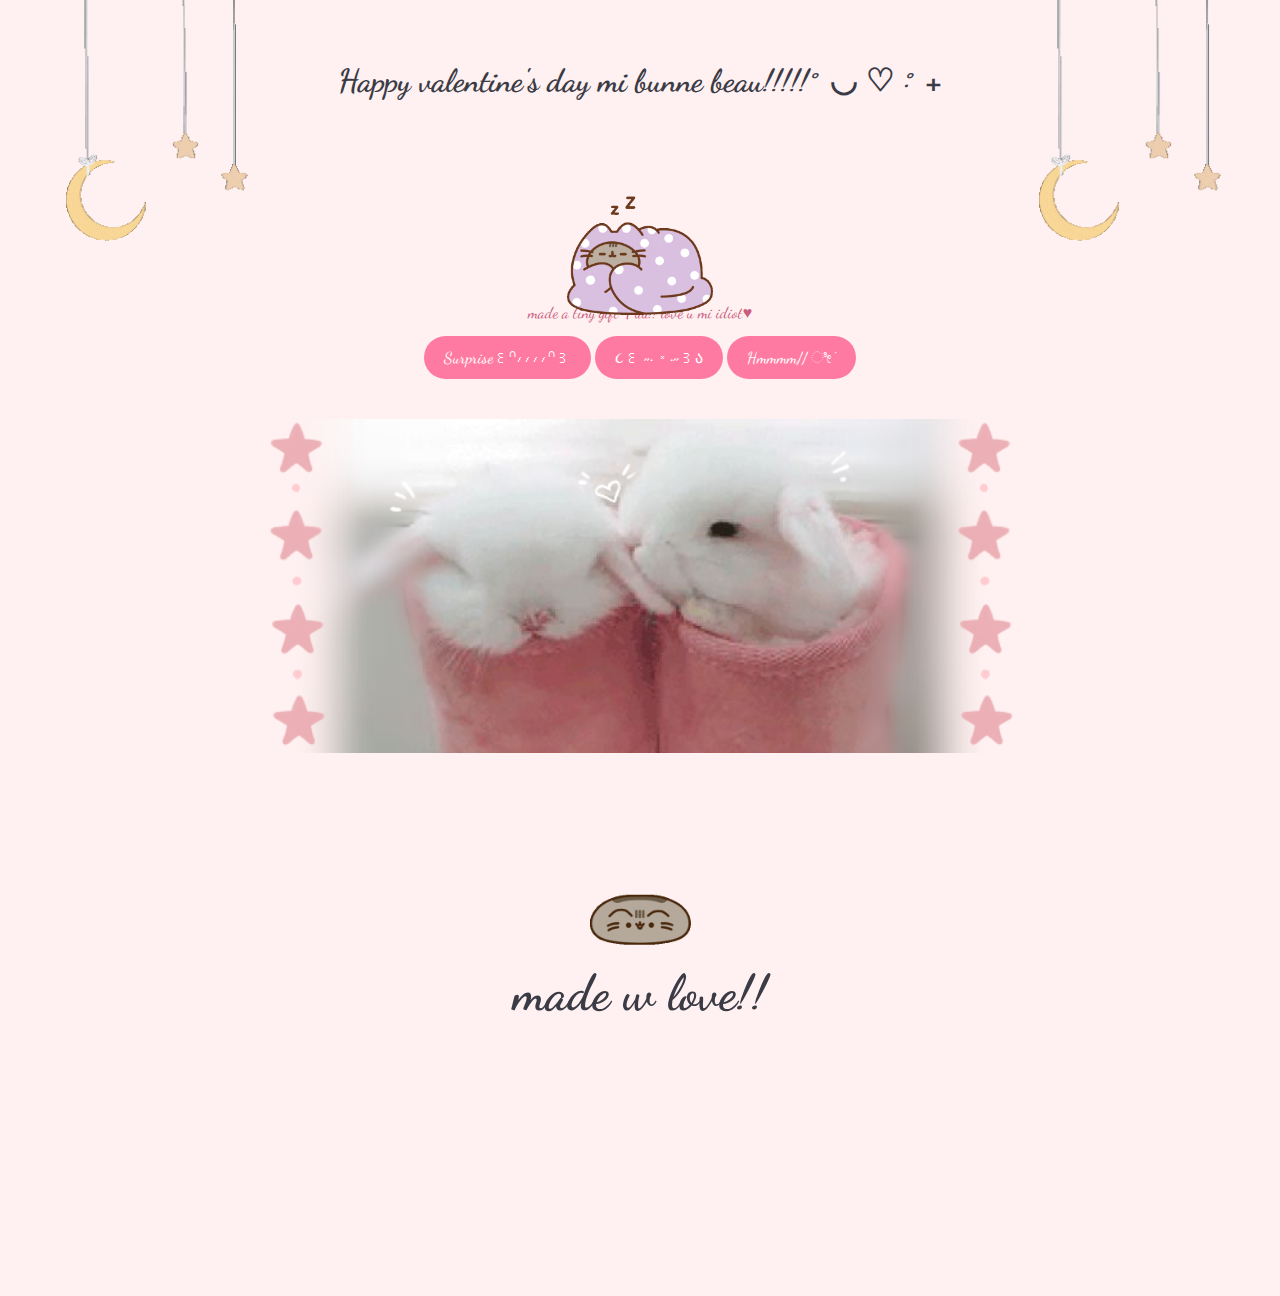
<file: index.html>
<html lang="en">
<head>
  <meta charset="utf-8" />
  <link rel="icon" type="image/png" sizes="16x16" href="images/iconn.png">
  <meta name="viewport" content="width=device-width,initial-scale=1" />
  <title>happy valentine's day babe!!</title>
  <link rel="stylesheet" href="styles.css" />
  <link href="https://fonts.googleapis.com/css2?family=Dancing+Script:wght@400;500;600;700&family=Great+Vibes&family=Parisienne&family=Sacramento&family=Clicker+Script&display=swap" rel="stylesheet">
</head>
<body>
  <main class="hero">
    <h1>Happy valentine's day mi bunne beau!!!!!˚ ◡‌ ♡‌ ·˚ ₊</h1>
    <p class="intro" style="color: #cc5b7d;">made a tiny gift 4 uu!! love u mi idiot♥</p>
    <a class="btn" href="letter.html">Surprise꒰ᣕ៸៸៸៸ᣕ꒱</a>
    <a class="btn" href="hehehe.html">૮꒰ ˶• ༝ •˶꒱ა</a>
    <a class="btn" href="reasons.html">Hmmmm// ೀ ֹ</a>
  </main>
  <img src="images/bunnes.png" alt="bunnes" width="900" height="auto">
  <img src="images/pusheen3.gif" alt="omg whatatat" width="200" height="auto">
  <main class="hero2">
    <h5>made w love!!</h5>
  <img src="images/stars.gif" alt="stars" width="1024" height="auto" class="floating-image3">
  <img src="images/pusheen2.gif" alt="omg whatatat" class="floating-image">
  <img src="images/stars.gif" alt="stars" width="1024" height="auto" class="floating-image4">
</body>
  <style>
    :root{
      --bg: #fbf8f6;
      --card: #fff;
      --text: #3b3b46; 
      --accent:#ff7aa2;
    }

html,body{
  height: 120%;
  width: 100%;
  margin: 0;
  padding: 0;
  background: #fff1f1;
  font-family: 'Dancing Script', cursive;
  color: var(--text);
  -webkit-font-smoothing:antialiased;
  -moz-osx-font-smoothing:grayscale;
}

.floating-image {
    width: 150px;
    height: auto;
    position: absolute; 
    top: 20%;
    left: 50%; 
    transform: translate(-50%, 0);
    animation: float 2s ease-in-out infinite; 
}
@keyframes float {
    0% {
        transform: translate(-50%, 0px) scale(1);
    }
    50% {
        transform: translate(-50%, -20px) scale(1.05); 
    }
    100% {
        transform: translate(-50%, 0px) scale(1);
    }
}

p {
    margin-top: 200px; 
    line-height: 1.6;
}
.floating-image3 {
    width: 300px;
    height: auto;
    position: fixed; 
    top: 0%;
    left: 0%; 
}
.floating-image4 {
    width: 300px;
    height: auto;
    position: fixed; 
    top: 0%;
    left: 76%; 
}
</style>
</html>
</file>
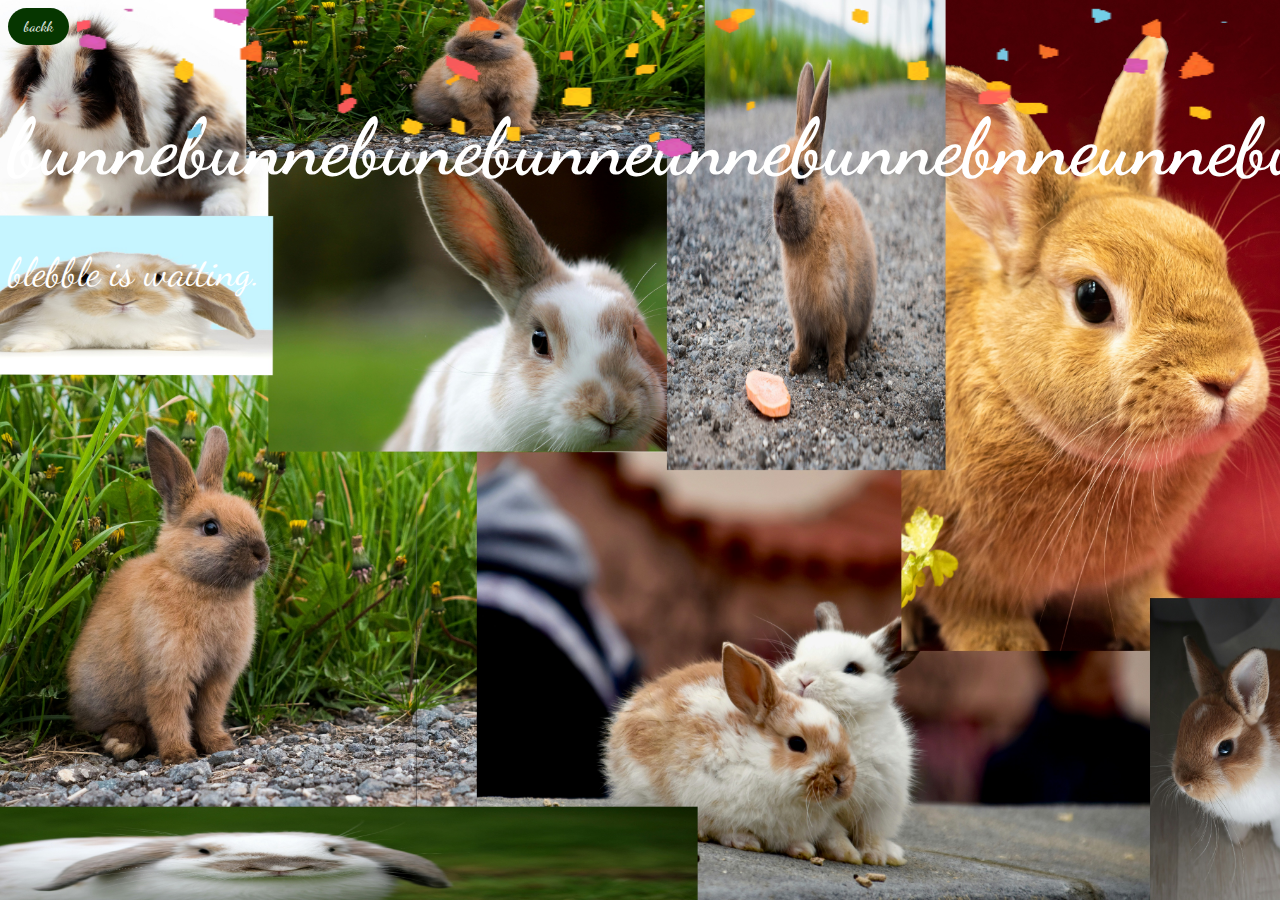
<file: hehehe.html>
<head>
    <title>halo bunnes!!</title>
    <link href="https://fonts.googleapis.com/css2?family=Dancing+Script:wght@400;500;600;700&family=Great+Vibes&family=Parisienne&family=Sacramento&family=Clicker+Script&display=swap" rel="stylesheet">
    <link rel="icon" type="image/png" sizes="16x16" href="images/iconn.png">
</head>
<body>
    <button id="to-home" 
    class="btn-home" 
    onclick="location.href='index.html'">backk</button>
    <main class="hero7">
    <h1 style="color: #ffffff">bunnebunnebunebunneunnebunnebnneunnebun</h1>
    <p style="color: #ffffff">blebble is waiting.</p>
    <img src="images/confetti.gif" alt="confetti" width="1024" height="auto" class="floating-im7744">
</body>
<style>
 .btn-home{
  display:inline-block;
  padding:10px 16px;
  background:#063600;
  color:#fff;
  border:none;
  border-radius:20px;
  cursor:pointer;
  font-size:14px;
  font-family: 'Dancing Script', cursive;
}
.btn-home:hover{ background:#19720e; }
body {
    background: url(images/bbbunnes.jpg) no-repeat center center/cover;
}
.hero7{
  max-width:var(--max-width);
  width:100%;
  font-family: 'Dancing Script', cursive;
  font-size: 40px 
}
.floating-im7744 {
    width: 1350px;
    height: 650px;
    position: fixed; 
    top: 0%;
    left: 6%; 
}
</style>
</file>
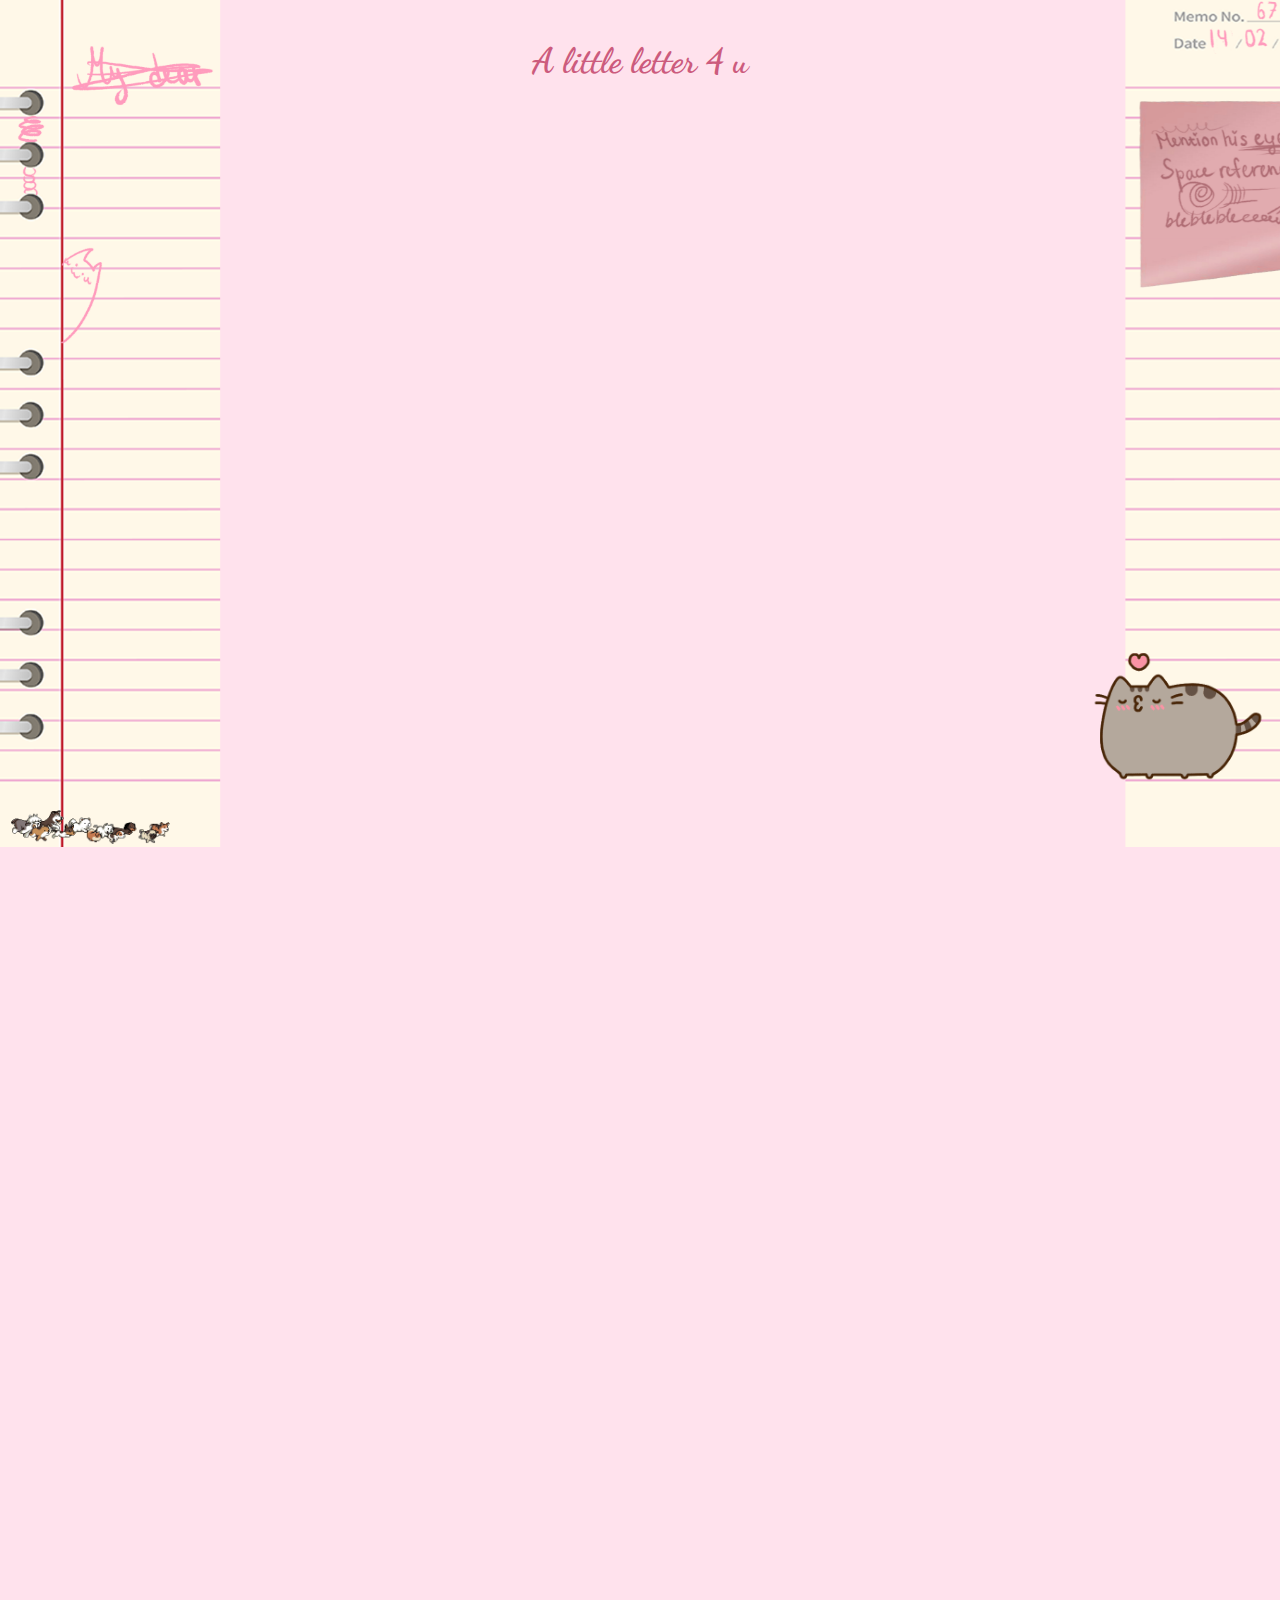
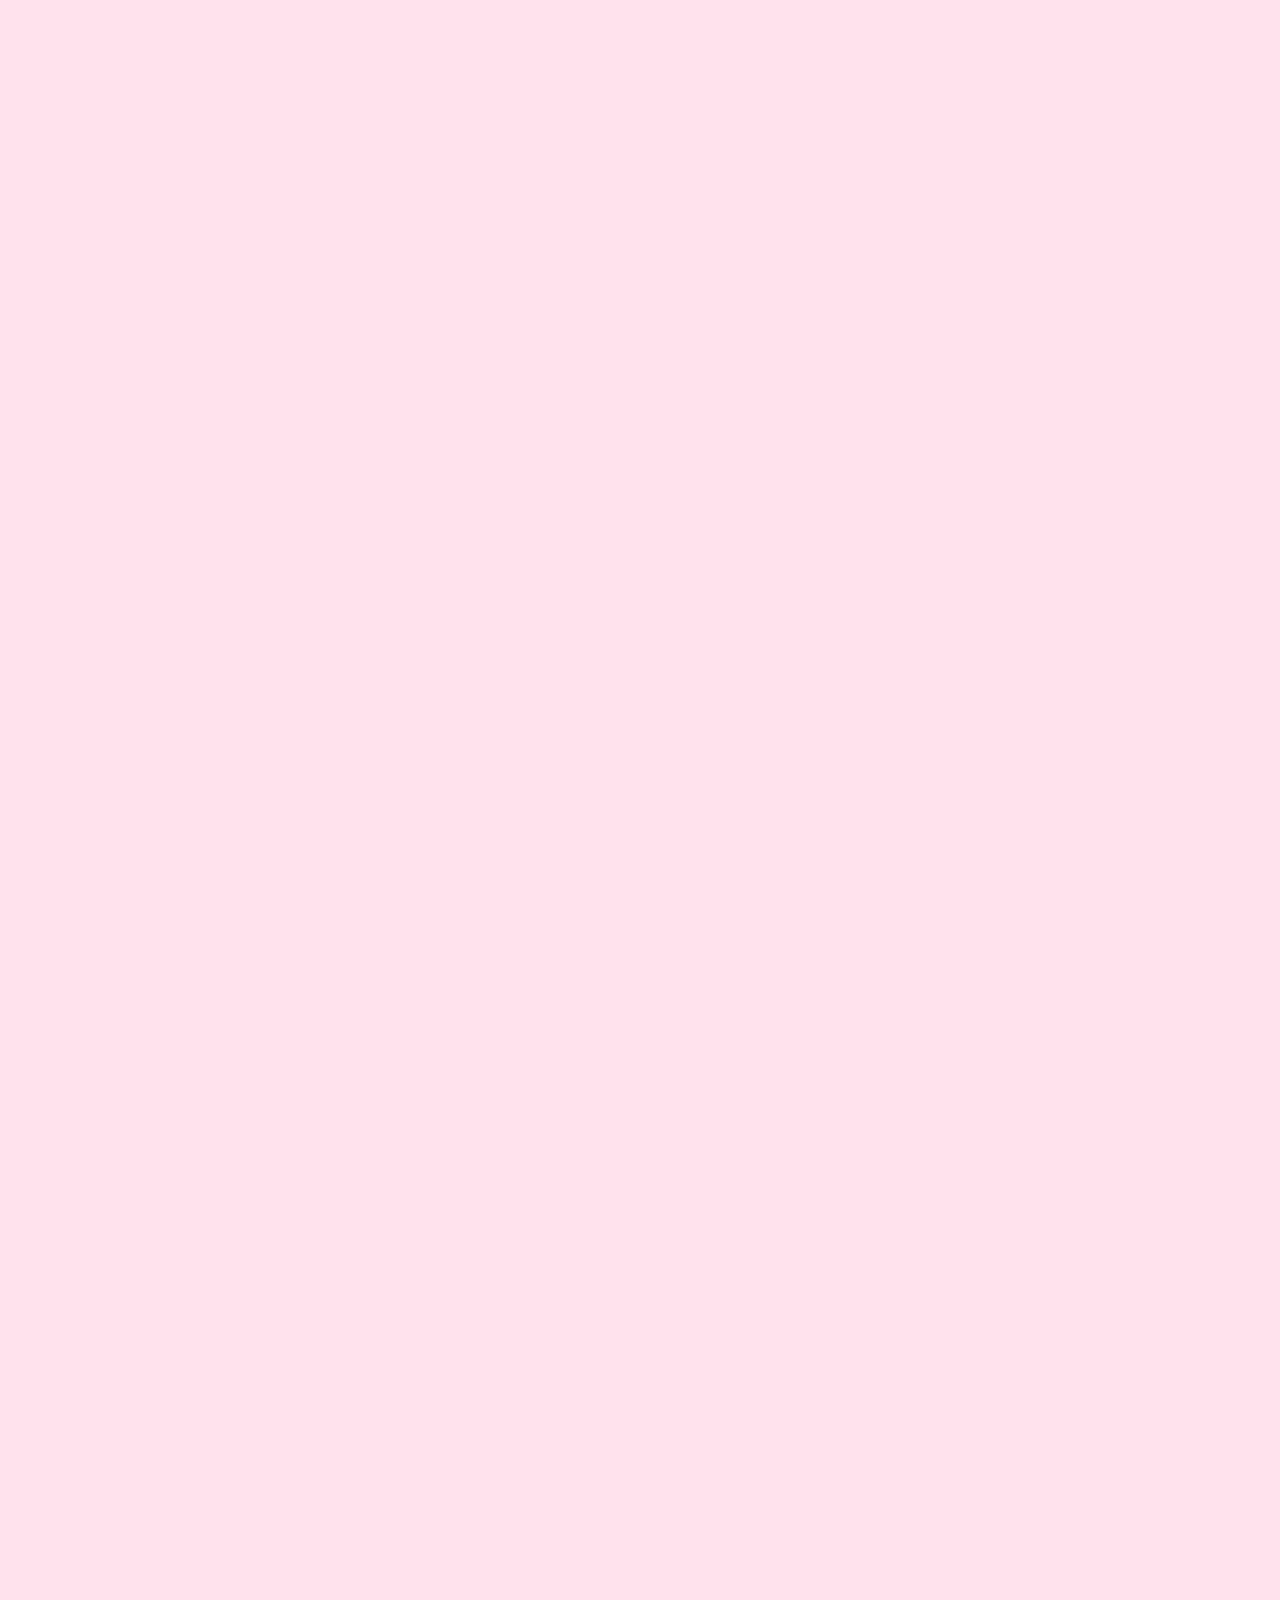
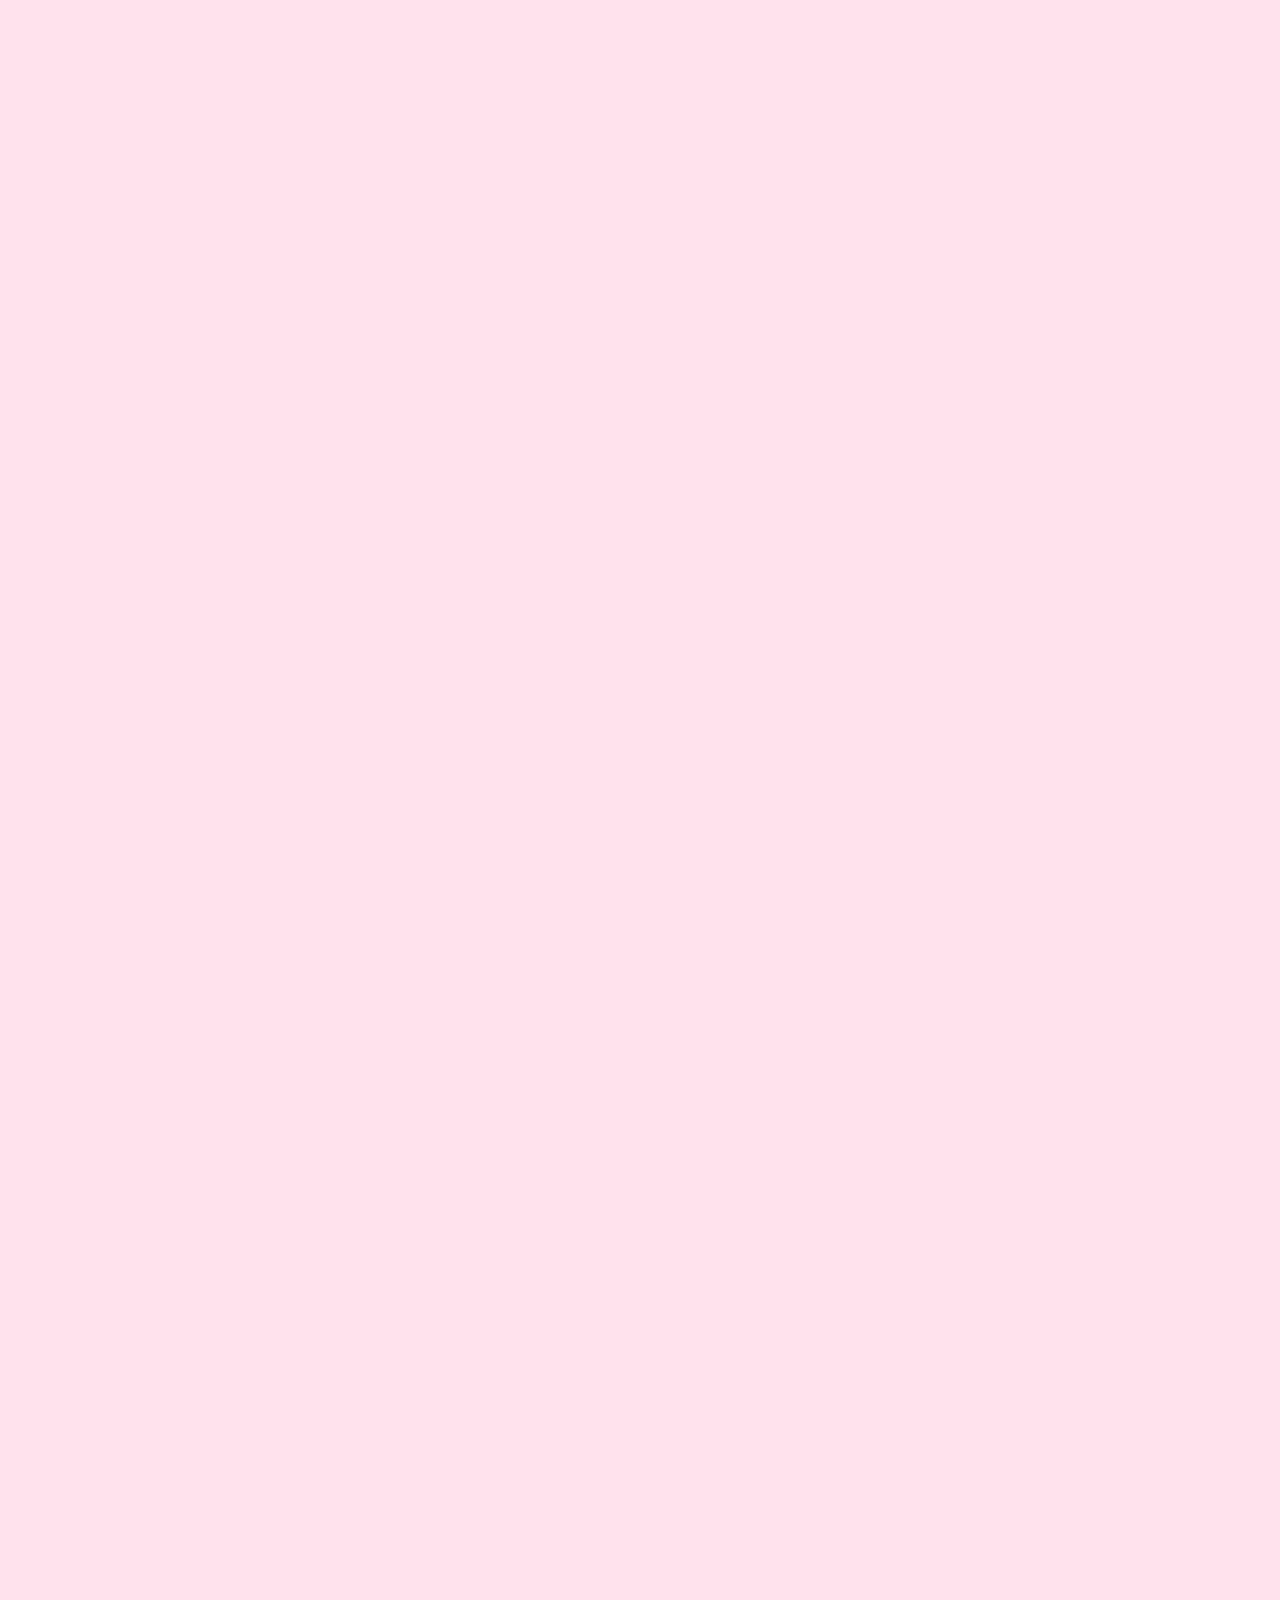
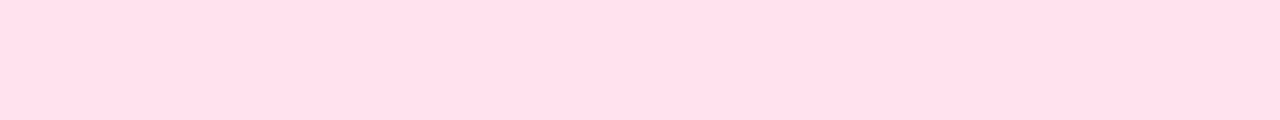
<file: letter.html>
<head>
  <meta charset="utf-8" />
  <link rel="icon" type="image/png" sizes="16x16" href="images/iconn.png">
  <meta name="viewport" content="width=device-width,initial-scale=1" />
  <link href="https://fonts.googleapis.com/css2?family=Nunito:wght@300;400;600&amp;display=swap" rel="stylesheet" />
  <link href="https://fonts.googleapis.com/css2?family=Dancing+Script:wght@400;500;600;700&family=Great+Vibes&family=Parisienne&family=Sacramento&family=Clicker+Script&display=swap" rel="stylesheet">
  <title>mwahhh!</title>
  <link rel="stylesheet" href="styles.css" />
</head>
<html lang="en">
<body>
  <img src="images/right.png" alt="stars" width="1024" height="auto" class="right">
  <img src="images/doggs.gif" alt="decor" id="corner-png" class="dogs-run">
  <img src="images/joe.gif" alt="stars" width="1024" height="auto" class="joeee">
  <img src="images/left.png" alt="stars" width="1024" height="auto" class="left">
</body>
<style>
  #corner-png {
    position: fixed;
    right: 12px; 
    bottom: 12px;
    width: 300px;
    height: auto; 
    z-index: 9999;
    pointer-events: none;
  }
  .dogs-run {
    width: 300px;
    height: auto;
    position: absolute; 
    top: 90%;
    left: 7%; 
    transform: translate(-50%, 0);
}
 .right {
    width: 1200px;
    height: auto;
    position: fixed; 
    top: 0%;
    left: 12%; 
 }
 .left {
    width: 1200px;
    height: auto;
    position: fixed; 
    top: 0%;
    left: 0%; 
 }
.joeee {
    width: 500px;
    height: 150px;
    position: absolute; 
    top: 530%;
    left: 32%; 
    animation: fadeInScale 0.5s ease-out forwards;
    opacity: 0;
}
@keyframes fadeInScale {
    from {
        opacity: 0;
        transform: scale(0.9); 
    }
    to {
        opacity: 1;
        transform: scale(1); 
    }
}

  .letter-container {
    max-width: 680px;
    margin: 40px auto;
    padding: 28px 36px;
    background: #ffffff;
    color: #3d3d3d; 
    font-family: 'Dancing Script', cursive;
    font-size: 19px;
    line-height: 1.5;
    border-radius: 8px;
    box-shadow: 0 9px 25px rgba(43, 38, 21, 0.06);
    text-align: left; 
  }

.letter-container p {
  margin: 0 0 16px;
}

.letter-sign {
  margin-top: 22px;
}

/* Для мобильных экранов */
@media (max-width: 720px) {
  .letter-container {
    margin: 20px;
    padding: 20px;
    font-size: 17px;
  }
}
.btn-home:hover{ background:#cc5b7d; }
  </style>
<body>
  <main class="hero">
    <h2 style="color: #cc5b7d;">A little letter 4 u</h2>
    <html lang="en">
</body>
<head>
  <meta charset="utf-8" />
  <meta name="viewport" content="width=device-width,initial-scale=1" />
  <link href="https://fonts.googleapis.com/css2?family=Nunito:wght@300;400;600&amp;display=swap" rel="stylesheet" />
</head>
  <style>
    :root{
      --bg: #ff9bbd;
      --card: #fff;
      --text: #3b3b46; 
      --accent: #8b5e7a; 
    }

html,body{
  height: 100%;
  margin: 0;
  padding: 0;
  background: #ffe2ed;
  font-family: 'Dancing Script', cursive;
  -webkit-font-smoothing:antialiased;
  -moz-osx-font-smoothing:grayscale;
}

.page {
  display: flex;
  justify-content: center;
  padding: 48px 24px;
  box-sizing: border-box;
}

.letter {
  width: 100%;
  max-width: 680px; 
  background: var(--card);
  padding: 34px 40px;
  border-radius: 12px;
  box-shadow: 0 8px 30px rgba(60,50,80,0.06);
  line-height: 1.6;
  font-size: 21px;
  border: 1px solid rgba(100,90,110,0.06);
  box-sizing: border-box;
  text-align: left; 
  animation: fadeInScale 0.8s ease-out forwards;
  opacity: 0;
}
@keyframes fadeInScale {
    from {
        opacity: 0;
        transform: scale(0.9); 
    }
    to {
        opacity: 1;
        transform: scale(1); 
    }
}

.letter p {
  margin: 0 0 16px 0;
  white-space: pre-wrap; 
}

.salutation {
  font-weight: 600;
  margin-bottom: 8px;
  font-size: 19px;
}

.signature {
  margin-top: 22px;
  font-weight: 600;
  color: var(--accent);
  font-size: 18px;
}

@media (max-width: 520px) {
  .letter {
    padding: 22px;
    font-size: 20px;
  }
}
 .btn-home{
  display:inline-block;
  padding:10px 16px;
  background:#ff7aa2;
  color:#fff;
  border:none;
  border-radius:20px;
  cursor:pointer;
  font-size:14px;
  font-family: 'Dancing Script', cursive;
  animation: fadeInScale 0.5s ease-out forwards;
  opacity: 0;;
}
@keyframes fadeInScale {
    from {
        opacity: 0;
        transform: scale(0.9); 
    }
    to {
        opacity: 1;
        transform: scale(1); 
    }
}

.btn-home:hover{ background:#cc5b7d; }
  </style>
<body>
 <button id="to-home" 
    class="btn-home" 
    onclick="location.href='index.html'">Backk</button>
  <img src="images/pusheen.png" alt="decor" id="corner-png" class="pusheen">
</body>
<style>
  #corner-png {
    position: fixed;
    right: 12px; 
    bottom: 12px;
    width: 167px;
    height: auto; 
    z-index: 9999;
    pointer-events: none;
  }
  .pusheen {
    width: 167px;
    height: auto;
    position: absolute; 
    top: 70%;
    left: 92%; 
    transform: translate(-50%, 0);
    animation: float 1s ease-in-out infinite; 
}
@keyframes float {
    0% {
        transform: translate(-50%, 0px) scale(1);
    }
    50% {
        transform: translate(-50%, -20px) scale(1.05); 
    }
    100% {
        transform: translate(-50%, 0px) scale(1);
    }
}

p {
    margin-top: 200px; 
    line-height: 1.6;
}
</style>
<body>
  <div class="page">
    <article class="letter" role="article" aria-label="Letter">
      <p class="salutation">Hihihi my dear beau!!!</p>
<p>‎‎ ‎ ‎ Im sorry i did so little, but i really tried and i hope this little gift made you smile!</p>
<p>Honestly, i have so many thoughts and i want to tell them all in this little letter. Soo!! Today is really a special day; and i want to spend this valentine's day with youu! I feel so honoured and happy to be your valentine</p>
<p>‎ ‎ ‎ First, i want to thank you for what we have now. I enjoy spending time with you, im grateful for our little talks, long and short calls, and when we play together!!</p>
<p>‎ ‎ ‎ Thank you for your laughs and giggles, for your voice and for your sweet words, for your support and your trust. You give me the safe space i needed for a long time.</p>
<p>‎ ‎ ‎ Whenever we're talking or just sleeping on a call, i think about how dear u are to me, how glad i am that i met u and that you feel like home to me.</p>
<p>‎ ‎ ‎ I have a feeling that i knew you as long as i can remember, and im so happy to be a part of your life. I feel that im falling in love with you more every day.</p>
<p>‎ ‎ ‎ You are the most sincere, kind and funny guy i've ever met. i'd give everything just to hear you more and be able to hold your hand, to be in your arms, and just fall asleep while listening to your soothing voice.</p>
<p>‎ ‎ ‎ What i love about you isnt just one certain thing, but a breathtaking combination: your kind heart, your adorable sense of humor that makes me smile and giggle no matter what, and how incredibly supportive you are!</p>
<p>‎ ‎ ‎ You literally make me want to be a better person and im changing for the best just because of you.</p>
<p>‎ ‎ ‎ Im in love with your eyes! They're so beautiful blue like the most breathtaking and the most pure lake I've ever got to see.
I want to see them closer, want to see every line and dot of the iris of your eyes, because they look like a new planet for me - filled with quiet calmness, but no less tender and timid in moments of emotion.</p>
<p>‎ ‎ ‎ I want to hold your hands, feel the texture of your skin on my skin, just close my eyes and touch your arms and wrists so softly, so carefully just to feel your pulse, trace my fingers over your cheeks and finally realise that you're real, that you're right here, that im yours and you're mine!!</p>
<p>‎ ‎ ‎ I want to feel what do you smell like, want to forget myself in your embrace, hide my face in your hair and your neck just so i can remember your smell all my life and in fact i remember smells really good.</p>
<p>‎ ‎ ‎ When we're talking, when i get to see you on pictures or when we're having video calls i feel you - you're warm, like a little sparkling sunny with its light pulsing under your skin!</p>
<p>‎ ‎ ‎ And i know that you're the person i want to rely on, to trust you when i become vulnerable or weak or when my soul just wants to hide in someone's arms and never come out.</p>
<p>‎ ‎ ‎ Everything you say, everything you do and even the way you look at me through my phone screen makes my heart do professional parkour and flips as if its going insane in my chest.. Im not sure what gonna happen when i meet you irl - either its gonna explode or just stop from beating so fast.</p>
<p>‎ ‎ ‎ I feel proud for you whenever you do something during the day or even when you do nothing - im still proud, because you being you is already enough to be appreciated so much!
When you learn russian and talk with me using your newfound knowledge all i want to do is listen to you do it more, in fact i want to listen to you always.</p>
<p>‎ ‎ ‎ Honestly I've never had this kind of love.. Ive never smiled so wide when thinking about someone while doing a damn biology test, never yapped to my friends that all they hear from me is "i love him so much do u understand hes so wonderful i love my boy" and never dreamed of seeing someone closer, and im ready for all clever traps of my mind when in a dream it shows you so close to me that I actually feel you near.</p>
<p>‎ ‎ ‎ It was scaring me so much, ive been scared of loving and be loved and something in my life made me believe that im an unloveable, made me believe that im gonna spend my life alone with just ten cats and a tv, but now!!! Now i know that i want and i will do everything in my powers just to spend my whole life not just with ten cats but with you, i want to be your satellite and revolve in your orbit as saturn's rings revolve around it, embracing it!!</p>
<p>‎ ‎ ‎ I want us to be like pluto and charon - two dwarf planets forever locked in each other's gaze!</p>
<p>‎ ‎ ‎ To be the beam for your pulsar, be your bright signal!
I want us to be two satellites.. Whenever two satellites move in orbit, there always is a moment when they meet at one certain point, and i want to try to be that very satellite that will meet your satellite but never go past you!</p>
<p>‎ ‎ ‎ I want to be a tsunami for you but never a bad one - the one that will lift you up with its high waves and hold you, and want to be lifted on your waves as well.</p>
<p>‎ ‎ ‎ Im looking forward to every moment with you in the future. I can't wait to meet you and im ready to wait as long as it needs to finally see u with my own eyes.</p>
<p>‎ ‎ ‎ I love u so much and i love everything about uu! You live in my head and my heart and im so happy to be yours!</p>
<p>XOXO, with all my love૮ ˶ᵔ ᵕ ᵔ˶ ა</p>
  <class="signature"> — Sonya </class>
  </div>
</body>
</html>
</file>
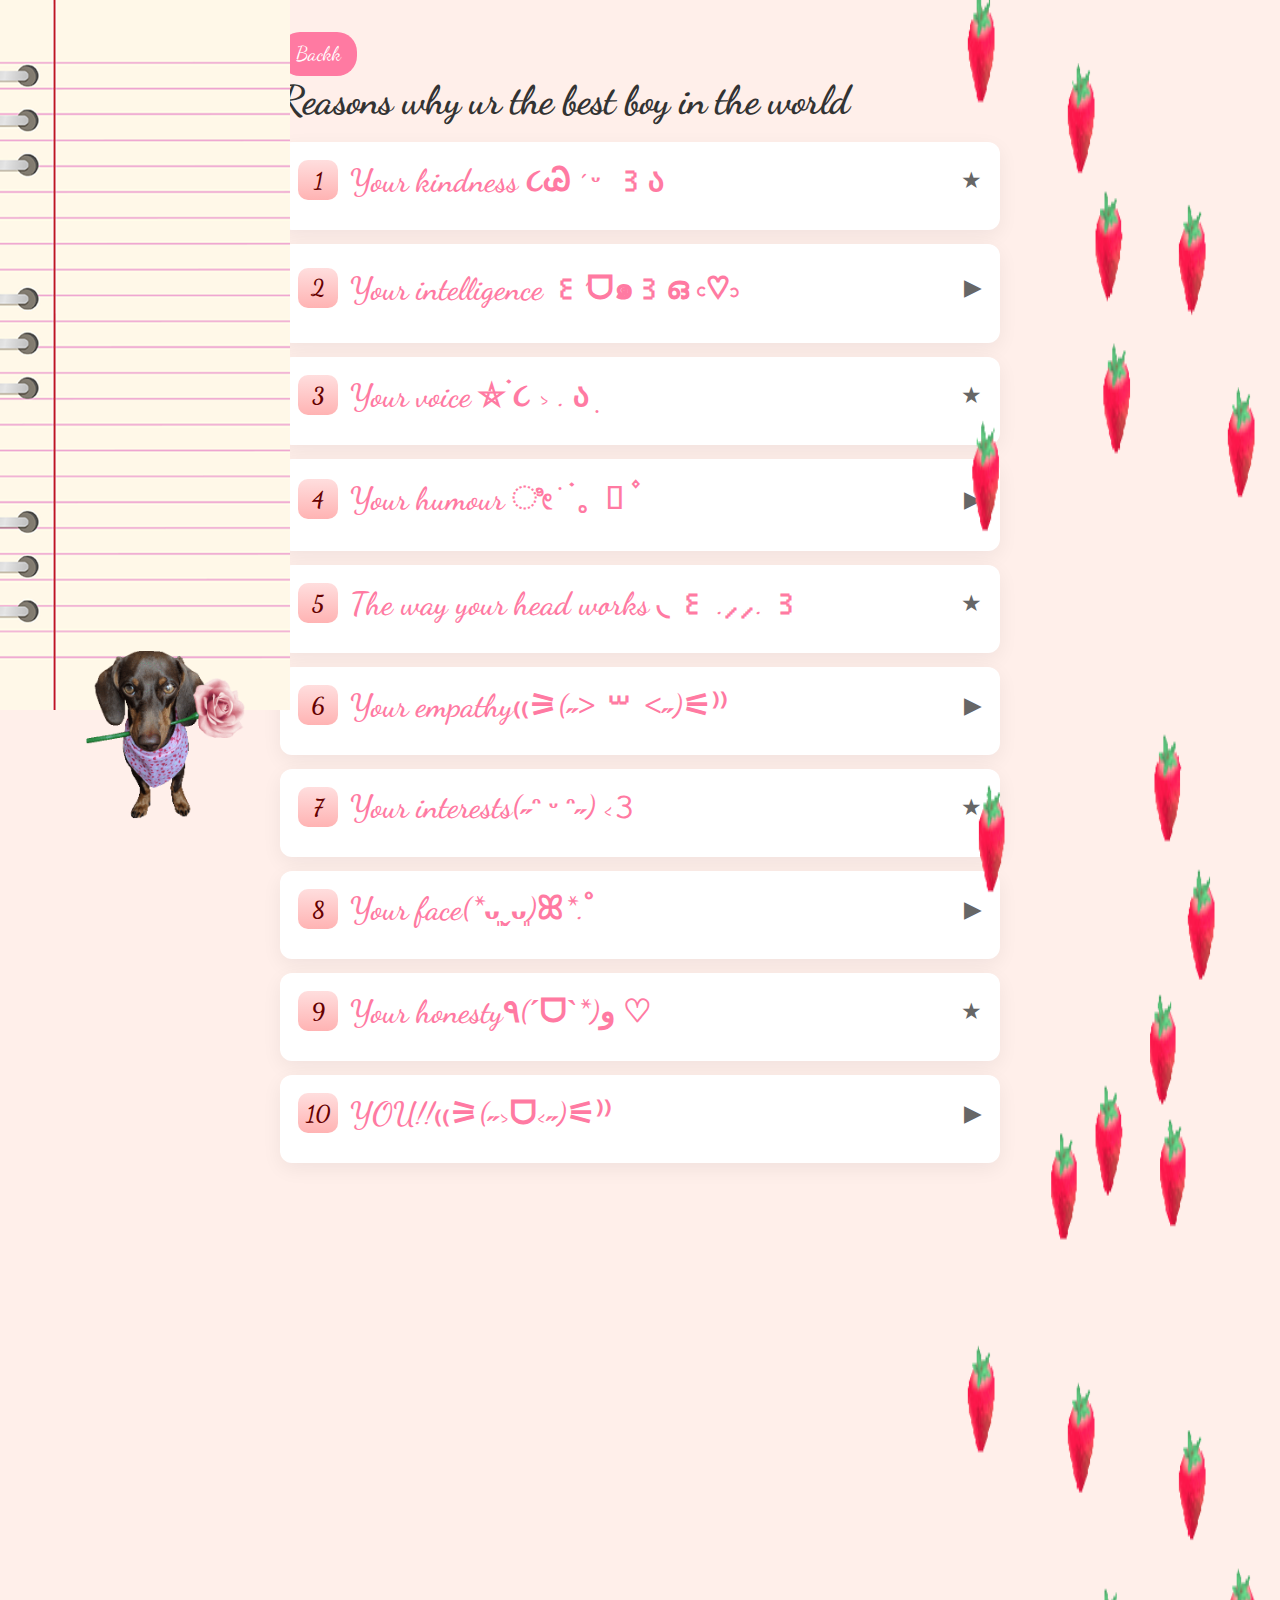
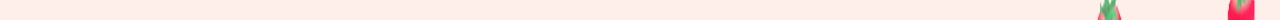
<file: reasons.html>
<!DOCTYPE html>
<html lang="en">
<head>
  <meta charset="utf-8" />
  <link rel="icon" type="image/png" sizes="16x16" href="images/iconn.png">
  <link href="https://fonts.googleapis.com/css2?family=Dancing+Script:wght@400;500;600;700&family=Great+Vibes&family=Parisienne&family=Sacramento&family=Clicker+Script&display=swap" rel="stylesheet">
  <meta name="viewport" content="width=device-width,initial-scale=1" />
  <title>4 mi baby!!</title>
</head>
  <style>
  :root{
    --bg: #fff9f7;
    --card: #ffffff;
    --accent: #ff7aa2;
    --text: #333;
    --muted: #666;
    --radius: 12px;
    --transition: 300ms cubic-bezier(.2,.9,.2,1);
  }
  body{
    margin:0;
    font-family: 'Dancing Script', cursive;
    background: #ffefea;
    color:var(--text);
    min-height:100vh;
    display:flex;
    align-items:center;
    justify-content:center;
    padding:32px;
  }

  .container{
    width:100%;
    max-width:720px;
    }

  h1{
    margin:0 0 18px 0;
    font-size: 40px;
    letter-spacing: -0.02em;
  }

  .reason-card{
    background:var(--card);
    border-radius:var(--radius);
    font-family: 'Dancing Script', cursive;
    font-size: 23px;
    padding:18px;
    box-shadow: 0 6px 20px rgba(20,20,40,0.06);
    margin-bottom:14px;
    overflow:hidden;
  }

  .reason-top{
    display:flex;
    align-items:center;
    gap:12px;
  }

  .num{
    display:inline-grid;
    place-items:center;
    width:40px;
    height:40px;
    border-radius:10px;
    background:linear-gradient(180deg,#ffdede,#ffb3b3);
    color:#600;
    font-weight:700;
  }

  .teaser-button{
    background:transparent;
    border:0;
    padding:0;
    font-size:2rem;
    font-family: 'Dancing Script', cursive;
    color:var(--accent);
    cursor:pointer;
    text-align:left;
    flex:1;
    font-weight:600;
    outline: none;
  }

  .teaser-button:hover{ text-decoration: underline; }

  .muted{
    color:var(--muted);
    font-size:0.92rem;
    }

  .reveal-wrap{
    transition: max-height var(--transition), opacity var(--transition);
    max-height:0;
    opacity:0;
    overflow:hidden;
    margin-top:12px;
  }

  .reveal-wrap.open{
    opacity:1;
    max-height:400px;
  }

  .real-text{
    background: linear-gradient(90deg, #fff9f9, #fff);
    padding:12px;
    border-radius:8px;
    color: #111;
    line-height:1.45;
    box-shadow: inset 0 1px 0 rgba(0,0,0,0.02);
  }

  .arrow{
    margin-left:12px;
    transition: transform var(--transition);
    display:inline-block;
    color:var(--muted);
  }

  .arrow.rotate{ transform: rotate(90deg); }

    @media (max-width:420px){
  .num{ width:36px; height:36px; font-size:0.95rem; }
  }
  .btn-home{
    display:inline-block;
    padding:10px 16px;
    background:#ff7aa2;
    color:#fff;
    border:none;
    border-radius:20px;
    cursor:pointer;
    font-size:20px;
    font-family: 'Dancing Script', cursive;
}
  .btn-home:hover{ background:#cc5b7d; }
</style>
<body>
   <img src="images/left2.png" alt="decor" class="note-list">
   <img src="images/strawberry.gif" alt="stars" width="1024" height="auto" class="strawberry">
   <img src="images/doggy.gif" alt="decor" id="corner-png" class="doggy">
</body>
<style>
  #corner-png {
    position: fixed;
    right: 12px; 
    bottom: 12px;
    width: 167px;
    height: auto; 
    z-index: 9999;
    pointer-events: none;
  }
  .doggy {
    width: 167px;
    height: auto;
    position: absolute; 
    top: 70%;
    left: 13%; 
    transform: translate(-50%, 0);
    animation: float 1s ease-in-out infinite; 
}
  .note-list {
    width: 290px;
    height: auto;
    position: fixed;
    top: 0%;
    left: 0%;
}
  .strawberry {
    width: 300px;
    height: 1620px;
    position: absolute; 
    top: 0%;
    left: 75%; 
}
</style>
  <div class="container">
    <button id="to-home" 
    class="btn-home" 
    onclick="location.href='index.html'">Backk</button>
    <h1>Reasons why ur the best boy in the world</h1>

    <div class="reason-card">
      <div class="reason-top">
        <div class="num">1</div>

        <button class="teaser-button" aria-expanded="false" aria-controls="real-1" data-target="real-1">
        Your kindness ૮Ꮚ ´‌ ᵕ ‌ ꒱ა
        </button>

        <span class="arrow" aria-hidden="true">★</span>
      </div>

      <div id="real-1" class="reveal-wrap" aria-hidden="true">
        <div class="real-text">
          no one has ever treated me with such tenderness and kindness, it’s as if I see your soul and I want to hug it tightly, hold it close and never let go
        </div>
      </div>
    </div>

    <div class="reason-card">
      <div class="reason-top">
        <div class="num">2</div>
        <button class="teaser-button" aria-expanded="false" aria-controls="real-2" data-target="real-2">
          Your intelligence ꒰´ᗜ๑꒱ഒ  𝇋♡𝇌
        </button>
        <span class="arrow" aria-hidden="true">▶</span>
      </div>
      <div id="real-2" class="reveal-wrap" aria-hidden="true">
        <div class="real-text">
          you really are so smart, and it's always a pleasure for me to listen to everything you say, you are so passionate about what you do that u inspire me to do things id never do!! im fascinated by your love for literally EVERYTHING, the way you can make even boring stuff sound interesting 
        </div>
      </div>
    </div>

   <div class="reason-card">
      <div class="reason-top">
        <div class="num">3</div>
        <button class="teaser-button" aria-expanded="false" aria-controls="real-3" data-target="real-3">
          Your voice ⛥࣪  ૮ > .   ა ׅ 
        </button>
        <span class="arrow" aria-hidden="true">★</span>
      </div>
      <div id="real-3" class="reveal-wrap" aria-hidden="true">
        <div class="real-text">
          since the moment i heard it i began hearing it in my head when i feel sad or lonely, i love listening to you and i want your voice to be with me until the end
        </div>
      </div>
    </div>

   <div class="reason-card">
      <div class="reason-top">
        <div class="num">4</div>
        <button class="teaser-button" aria-expanded="false" aria-controls="real-4" data-target="real-4">
          Your humour  ೀ ֹ ࣪ 。𓆠 ۫ 
        </button>
        <span class="arrow" aria-hidden="true">▶</span>
      </div>
      <div id="real-4" class="reveal-wrap" aria-hidden="true">
        <div class="real-text">
          i love everything that comes to your mind, i love seeing and hearing you laugh and i absolutely adore even the most stupid jokes that u tell me because u always do everything better
        </div>
      </div>
    </div>

   <div class="reason-card">
      <div class="reason-top">
        <div class="num">5</div>
        <button class="teaser-button" aria-expanded="false" aria-controls="real-5" data-target="real-5">
          The way your head works ◟ ꒰  .⸝⸝.  ꒱ 
        </button>
        <span class="arrow" aria-hidden="true">★</span>
      </div>
      <div id="real-5" class="reveal-wrap" aria-hidden="true">
        <div class="real-text">
          im in awe of how quick u understand everything i say, and how easy u make me understand different stuff, the SMARTEST bunny in the world!!!!!!
        </div>
      </div>
      </div>

     <div class="reason-card">
      <div class="reason-top">
        <div class="num">6</div>
        <button class="teaser-button" aria-expanded="false" aria-controls="real-6" data-target="real-6">
          Your empathy₍₍⚞(˶˃ ꒳ ˂˶)⚟⁾⁾
        </button>
        <span class="arrow" aria-hidden="true">▶</span>
      </div>
      <div id="real-6" class="reveal-wrap" aria-hidden="true">
        <div class="real-text">
          ur really easy-going and supportive and i trust telling u abt anything thats happening or already happened in my life,and i want to be that little bastion of stability, where u can js let words leave your lips and thoughts leave your head
         </div>
      </div>
    </div>

     <div class="reason-card">
      <div class="reason-top">
        <div class="num">7</div>
        <button class="teaser-button" aria-expanded="false" aria-controls="real-7" data-target="real-7">
          Your interests(˶ᵔ ᵕ ᵔ˶) ‹𝟹
        </button>
        <span class="arrow" aria-hidden="true">★</span>
      </div>
      <div id="real-7" class="reveal-wrap" aria-hidden="true">
        <div class="real-text">
          ur the most WELL-ROUNDED person ive ever met, u have soooo many interests and ur so ambitious for the most of themOMGG!! i always have something to discuss w u just because ur know so many stuff like games,movies,books and etc...
        </div>
      </div>
    </div>

    <div class="reason-card">
      <div class="reason-top">
        <div class="num">8</div>
        <button class="teaser-button" aria-expanded="false" aria-controls="real-8" data-target="real-8">
          Your face(*ᴗ͈ˬᴗ͈)ꕤ*.ﾟ
        </button>
        <span class="arrow" aria-hidden="true">▶</span>
      </div>
      <div id="real-8" class="reveal-wrap" aria-hidden="true">
        <div class="real-text">
          im so happy to see u almost everydayy i adore your pics and your face on my screen!!!UR SO ADORABLE every part of u is charmingGRAAAAHHH YOUR SMILEEE AND EYES AND THE WAY U GIGGLE id bite u all i feel cute agression to u
        </div>
      </div>
    </div>

    <div class="reason-card">
      <div class="reason-top">
        <div class="num">9</div>
        <button class="teaser-button" aria-expanded="false" aria-controls="real-9" data-target="real-9">
          Your honesty٩(ˊᗜˋ*)و ♡
        </button>
        <span class="arrow" aria-hidden="true">★</span>
      </div>
      <div id="real-9" class="reveal-wrap" aria-hidden="true">
        <div class="real-text">
          i love how ur not afraid to be honest,and i want to thank u for it!! its a big honor for me and im very happy that u trust me MWAHHHHHH
        </div>
      </div>
    </div>

    <div class="reason-card">
      <div class="reason-top">
        <div class="num">10</div>
        <button class="teaser-button" aria-expanded="false" aria-controls="real-10" data-target="real-10">
          YOU!!₍₍⚞(˶>ᗜ<˶)⚟⁾⁾
        </button>
        <span class="arrow" aria-hidden="true">▶</span>
      </div>
      <div id="real-10" class="reveal-wrap" aria-hidden="true">
        <div class="real-text">
          you being you is already to be the best and loved!! just you being beau already makes me love u so much, and no matter if ur feeling melancholic, tired, happy, overwhelmed, crazy.. i will always love u, just want you to know that your emotions are important, u are never a burden for me, and im always happy to help u let out your emotions. be happy with me, excited with me, angry with me or sad with me - im always here!! 
        </div>
      </div>
    </div>
  

  <script>
   
    document.querySelectorAll('.teaser-button').forEach(btn => {
      btn.addEventListener('click', () => {
        const targetId = btn.getAttribute('data-target');
        const wrap = document.getElementById(targetId);
        const arrow = btn.parentElement.querySelector('.arrow');
        
        const isOpen = wrap.classList.toggle('open');
        btn.setAttribute('aria-expanded', String(isOpen));
        wrap.setAttribute('aria-hidden', String(!isOpen));
        
        if (isOpen) arrow.classList.add('rotate'); else arrow.classList.remove('rotate');
       
        if (isOpen) {
          setTimeout(() => {
            wrap.scrollIntoView({ behavior: 'smooth', block: 'nearest' });
          }, 120);
        }
      });
    });

  </script>

</html>
</file>
<file: styles.css>
body{
  font-family: 'Dancing Script', cursive;
  margin:0;
  background:var(--bg);
  color:var(--text);
  display:flex;
  flex-direction:column;
  min-height:60vh;
  align-items:center;
}
.site-header{width:100%; background:transparent; padding:20px 10px; display:flex; justify-content:center}
.main-nav a{margin:0 10px; text-decoration:none; color:var(--muted)}
.main-nav a:hover{color:var(--accent)}
.hero{
  max-width:var(--max-width);
  width:100%;
  font-family: 'Dancing Script', cursive;
  padding:40px 20px;
  text-align:center;
}
.hero h2{font-size:2.2rem; margin:0 0 10px}
.hero .intro{color:var(--muted); margin-bottom:10px}
.btn{
  background:var(--accent); color:white; padding:12px 20px; border-radius:999px; text-decoration:none; display:inline-block;
}
.site-footer{
  margin-top:auto; 
  font-family: 'Dancing Script', cursive;
  font-size: 18px;
  padding:-150px; 
  color:var(--muted)
}
.hero2{
  max-width:var(--max-width);
  font-family: 'Dancing Script', cursive;
  width:70%;
  padding:10px 120px;
  text-align:center;
}
.hero2 h5{font-size:50px; margin:0 0 10px}
</file>
